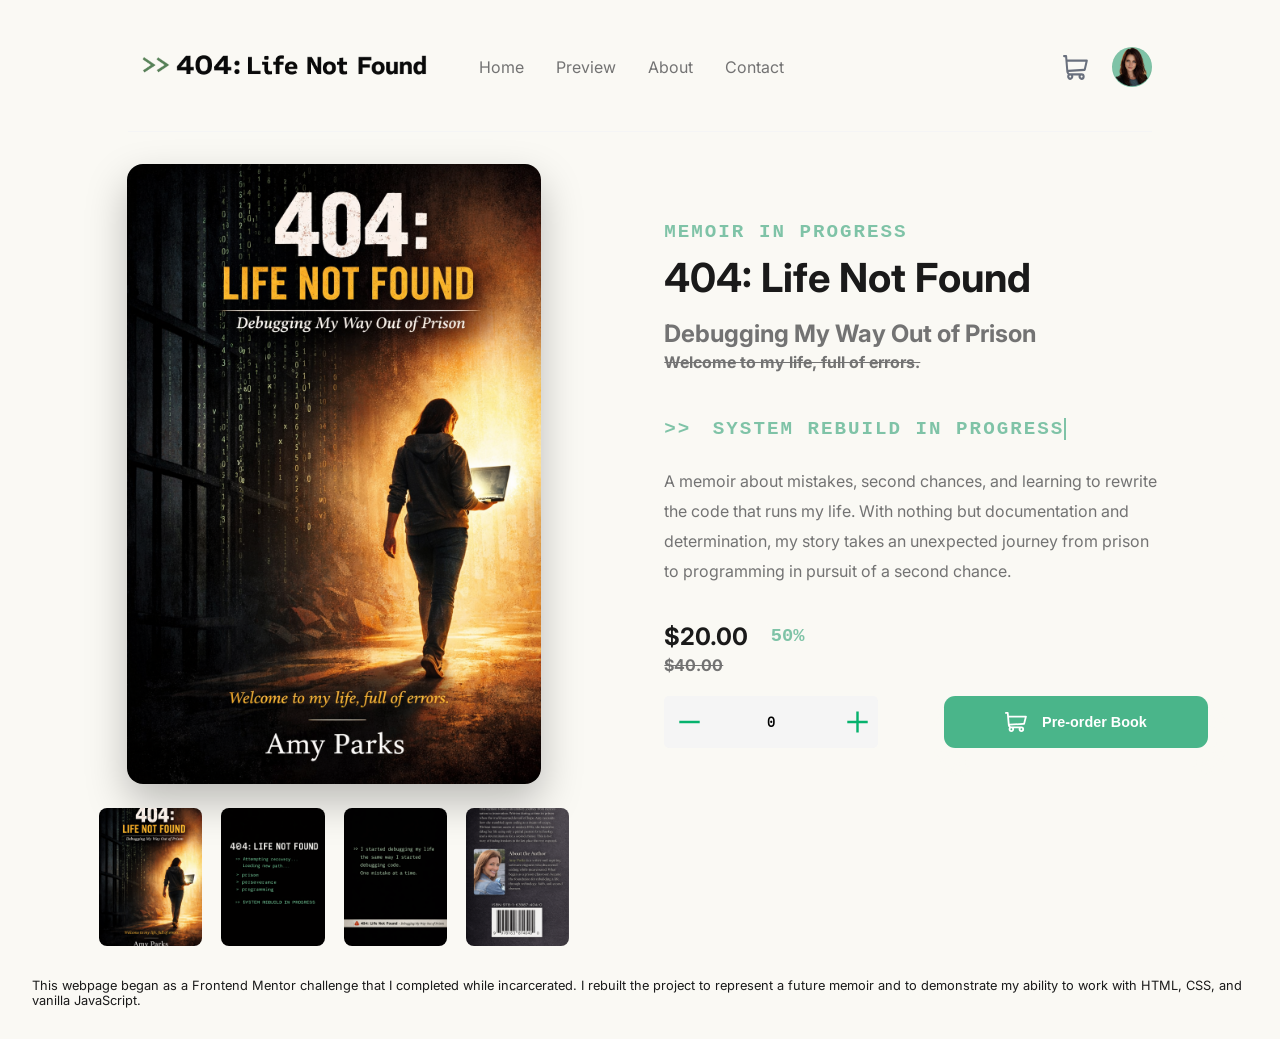
<file: index.html>
<!DOCTYPE html>
<html lang="en">

<head>
  <meta charset="UTF-8">
  <meta name="viewport" content="width=device-width, initial-scale=1.0">
  <link rel="icon" type="image/png" href="./images/favicon.png">
  <title>Life Not Found</title>
  <link rel="stylesheet" href="./styles.css">
</head>

<body>

  <!-- Header -->
  <header>
    <nav>
      <!-- Hamburger Icon -->
      <img src="./assets/images/icon-menu.svg" alt="mobile menu" class="mobile-menu" id="menu-btn">

      <a class="home-link" href="index.html">
        <img src="./assets/images/logo.png" alt="logo" class="logo">
      </a>
      <ul id="nav-links">
        <li><a class="nav" href="index.html">Home</a></li>
        <li><a class="nav" href="preview.html">Preview</a></li>
        <li><a class="nav" href="about.html">About</a></li>
        <li><a class="nav" href="contact.html">Contact</a></li>
      </ul>
    </nav>
    <div class="header-right">
      <div class="popup">
        <img src="./assets/images/icon-cart.svg" alt="shopping cart" class="cart-icon" id="cart">
        <div class="cart-qty"></div>
        <aside id="aside" class="empty">
          <h6>Pre-order</h6>
          <div class="img-head empty" id="img-head">
            <img src="./assets/images/book-1 thumbnail.png" alt="book cover" class="cart-pic">
            <div class="popup-text">
              <p class="cart-text">404: Life Not Found</p>
              <p class="cart-amt" id="cart-amt"></p>
            </div>
            <img src="./assets/images/icon-delete.svg" alt="delete" id="delete">
            <h3>
              Checkout Coming Soon</h3>
          </div>
          <div class="show empty" id="empty">
            <p class="empty-text">Your cart is empty.</p>
          </div>
        </aside>
      </div>
      <img src="./assets/images/image-avatar.png" alt="profile picture" class="profile-pic">
    </div>
  </header>

  <!-- Main Content -->
  <main>
    <section class="product-images">
      <div class="large-pic">
        <img src="./assets/images/icon-previous.svg" alt="previous" id="previous" class="move">
        <img src="./assets/images/icon-next.svg" alt="previous" id="next" class="move">
      </div>
      <img src="./assets/images/book-1.png" alt="book cover" id="books1" class="img-large img-main">
      <div class="thumbnail-box">
        <img src="./assets/images/book-1 thumbnail.png" data-largeimage="./assets/images/book-1.png" alt="book cover"
          id="book1" class="img-thumb img-active">
        <img src="./assets/images/book-2 thumbnail.png" data-largeimage="./assets/images/book-2.png"
          alt="terminal version of book cover" id="book2" class="img-thumb">
        <img src="./assets/images/book-3 thumbnail.png" data-largeimage="./assets/images/book-3.png" alt="book quote"
          id="book3" class="img-thumb">
        <img src="./assets/images/book-4 thumbnail.png" data-largeimage="./assets/images/book-4.png"
          alt="book back cover" id="book4" class="img-thumb img-last">
      </div>
    </section>
    <section class="text">
      <div class="bookinfo">

        <p class="terminal">
          MEMOIR IN PROGRESS
        </p>
        <h1>404: Life Not Found</h1>
        <h2 class="tagline">Debugging My Way Out of Prison</h2>
        <h4>Welcome to my life, full of errors.</h4>
      </div>

      <p class="terminal">
        <span class="prompt">>></span>
        <span class="typing">SYSTEM REBUILD IN PROGRESS</span>
      </p>
      <p>
        A memoir about mistakes, second chances, and learning to rewrite the code that runs my life.
        With nothing but documentation and determination, my story takes an unexpected journey from
        prison to programming in pursuit of a second chance.
      </p>
      <div class="amount">
        <div class="price-disc">
          <h2>
            $20.00
          </h2>
          <h3 class="pct">
            50%
          </h3>
        </div>
        <h4>
          $40.00
        </h4>
      </div>
      <div class="input-btn">
        <div class="quantity">
          <img src="./assets/images/icon-minus.svg" alt="decrease" class="minus">
          <img src="./assets/images/icon-plus.svg" alt="increase" class="plus">
          <input type="text" value="0" class="qty">
        </div>
        <button type="button" id="add-cart">
          <svg xmlns="http://www.w3.org/2000/svg" class="cart-btn" width="22" height="20">
            <path class="cart-btn"
              d="M20.925 3.641H3.863L3.61.816A.896.896 0 0 0 2.717 0H.897a.896.896 0 1 0 0 1.792h1l1.031 11.483c.073.828.52 1.726 1.291 2.336C2.83 17.385 4.099 20 6.359 20c1.875 0 3.197-1.87 2.554-3.642h4.905c-.642 1.77.677 3.642 2.555 3.642a2.72 2.72 0 0 0 2.717-2.717 2.72 2.72 0 0 0-2.717-2.717H6.365c-.681 0-1.274-.41-1.53-1.009l14.321-.842a.896.896 0 0 0 .817-.677l1.821-7.283a.897.897 0 0 0-.87-1.114ZM6.358 18.208a.926.926 0 0 1 0-1.85.926.926 0 0 1 0 1.85Zm10.015 0a.926.926 0 0 1 0-1.85.926.926 0 0 1 0 1.85Zm2.021-7.243-13.8.81-.57-6.341h15.753l-1.383 5.53Z"
              fill="#69707D" fill-rule="nonzero" />
          </svg>
          Pre-order Book</button>
      </div>
    </section>
  </main>

  <!-- The Modal/Lightbox -->
  <div id="myModal" class="modal">
    <span class="close" id="close" onclick="closeModal()">&times;</span>
    <div class="modal-content">

      <div class="mySlides">
        <img src="./assets/images/book-1.png" alt="book cover" class="light-pic">
      </div>

      <div class="mySlides">
        <img src="./assets/images/book-2.png" alt="terminal book cover" class="light-pic">
      </div>

      <div class="mySlides">
        <img src="./assets/images/book-3.png" alt="book quote" class="light-pic">
      </div>

      <div class="mySlides">
        <img src="./assets/images/book-4.png" alt="book back cover" class="light-pic">
      </div>

      <!-- Next/previous controls -->
      <a class="prev" onclick="plusSlides(-1)">&#10094;</a>
      <a class="next" onclick="plusSlides(1)">&#10095;</a>

      <!-- Thumbnail image controls -->
      <div class="column">
        <img class="demo" src="./assets/images/book-1 thumbnail.png" onclick="currentSlide(1)" alt="book cover">
      </div>

      <div class="column">
        <img class="demo" src="./assets/images/book-2 thumbnail.png" onclick="currentSlide(2)"
          alt="terminal book cover">
      </div>

      <div class="column">
        <img class="demo" src="./assets/images/book-3 thumbnail.png" onclick="currentSlide(3)" alt="book quote">
      </div>

      <div class="column">
        <img class="demo" src="./assets/images/book-4 thumbnail.png" onclick="currentSlide(4)" alt="book back cover">
      </div>
    </div>
  </div>

  <footer>
    <div class="footnote">
      This webpage began as a Frontend Mentor challenge that I completed while incarcerated. I rebuilt the project to
      represent a future memoir and to demonstrate my ability to work with HTML,
      CSS, and vanilla JavaScript.
    </div>
  </footer>

  <script src="./main.js"></script>

</body>

</html>
</file>
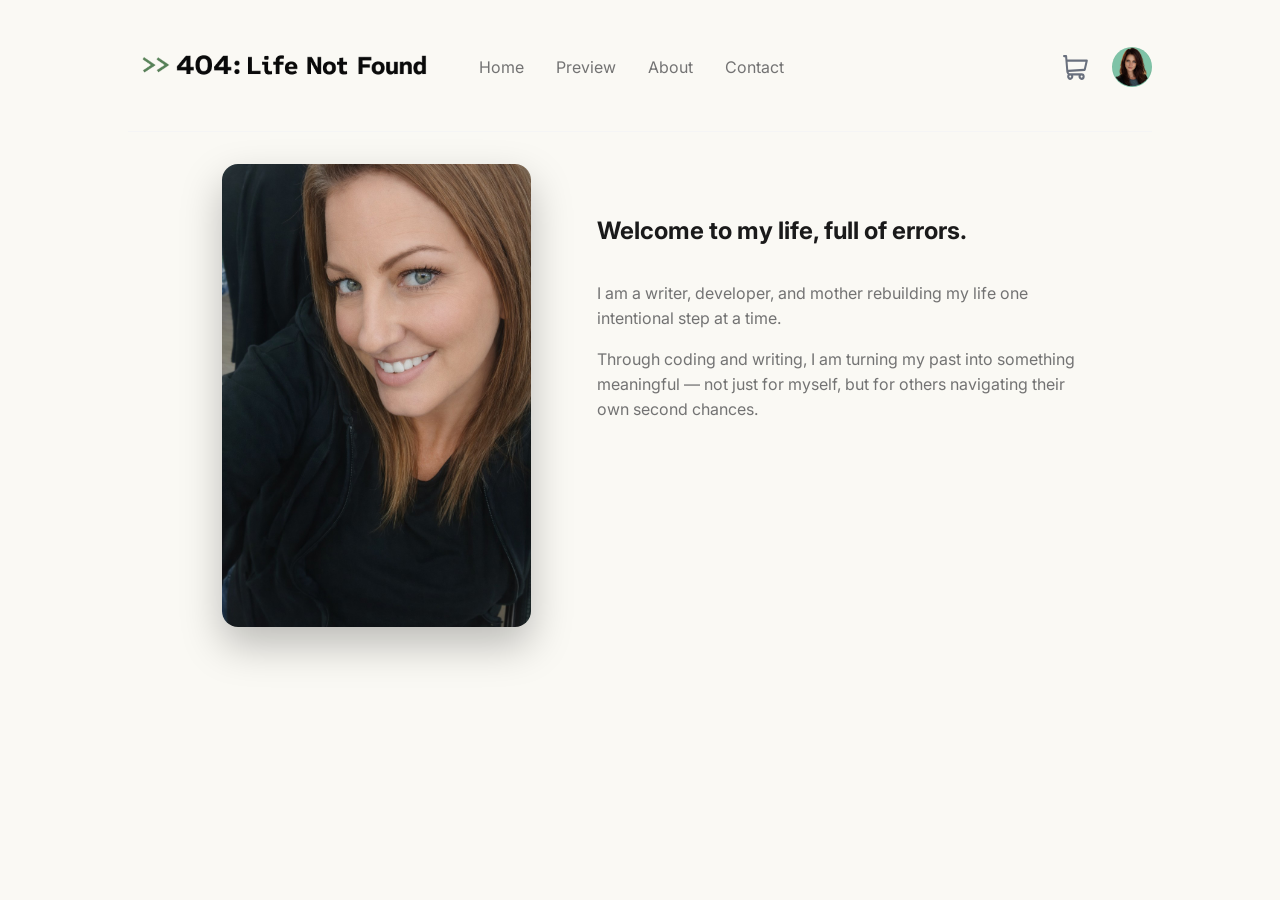
<file: about.html>
<!DOCTYPE html>
<html lang="en">

<head>
    <meta charset="UTF-8">
    <meta name="viewport" content="width=device-width, initial-scale=1.0">
    <link rel="icon" type="image/png" href="./images/favicon.png">
    <title>Life Not Found</title>
    <link rel="stylesheet" href="./styles.css">
</head>

<body>
    <!-- Header -->
    <header>
        <nav>
            <!-- Hamburger Icon -->
            <img src="./assets/images/icon-menu.svg" alt="menu" class="mobile-menu" id="menu-btn">

            <a class="home-link" href="index.html">
                <img src="./assets/images/logo.png" alt="logo" class="logo">
            </a>
            <ul id="nav-links">
                <li><a class="nav" href="index.html">Home</a></li>
                <li><a class="nav" href="preview.html">Preview</a></li>
                <li><a class="nav" href="about.html">About</a></li>
                <li><a class="nav" href="contact.html">Contact</a></li>
            </ul>
        </nav>
        <div class="header-right">
            <div class="popup">
                <img src="./assets/images/icon-cart.svg" alt="shopping cart" class="cart-icon" id="cart">
                <div class="cart-qty"></div>
                <aside id="aside" class="empty">
                    <h6>Pre-order</h6>
                    <div class="img-head empty" id="img-head">
                        <img src="./assets/images/book-1 thumbnail.png" alt="book cover" class="cart-pic">
                        <div class="popup-text">
                            <p class="cart-text">404: Life Not Found</p>
                            <p class="cart-amt" id="cart-amt"></p>
                        </div>
                        <img src="./assets/images/icon-delete.svg" alt="delete" id="delete">
                        <button type="button" id="checkout">
                            Checkout</button>
                    </div>
                    <div class="show empty" id="empty">
                        <p class="empty-text">Your cart is empty.</p>
                    </div>
                </aside>
            </div>
            <img src="./assets/images/image-avatar.png" alt="profile picture" class="profile-pic">
        </div>
    </header>


    <main>
        <section class="product-images">
            <img src="./assets/images/main.jpg" alt="book cover" id="main-img" class="img-large img-main">
        </section>
        <section class="text">
            <div class="bookinfo">
                <h2>Welcome to my life, full of errors.</h2>
            </div>

            <p class="excerpt">
                I am a writer, developer, and mother rebuilding my life one intentional step at a time.
            </p>
            <p class="excerpt">
                Through coding and writing, I am turning my past into something meaningful — not just for myself, but
                for others navigating their own second chances.
            </p>

        </section>
    </main>

    <script src="./main.js"></script>

</body>

</html>
</file>
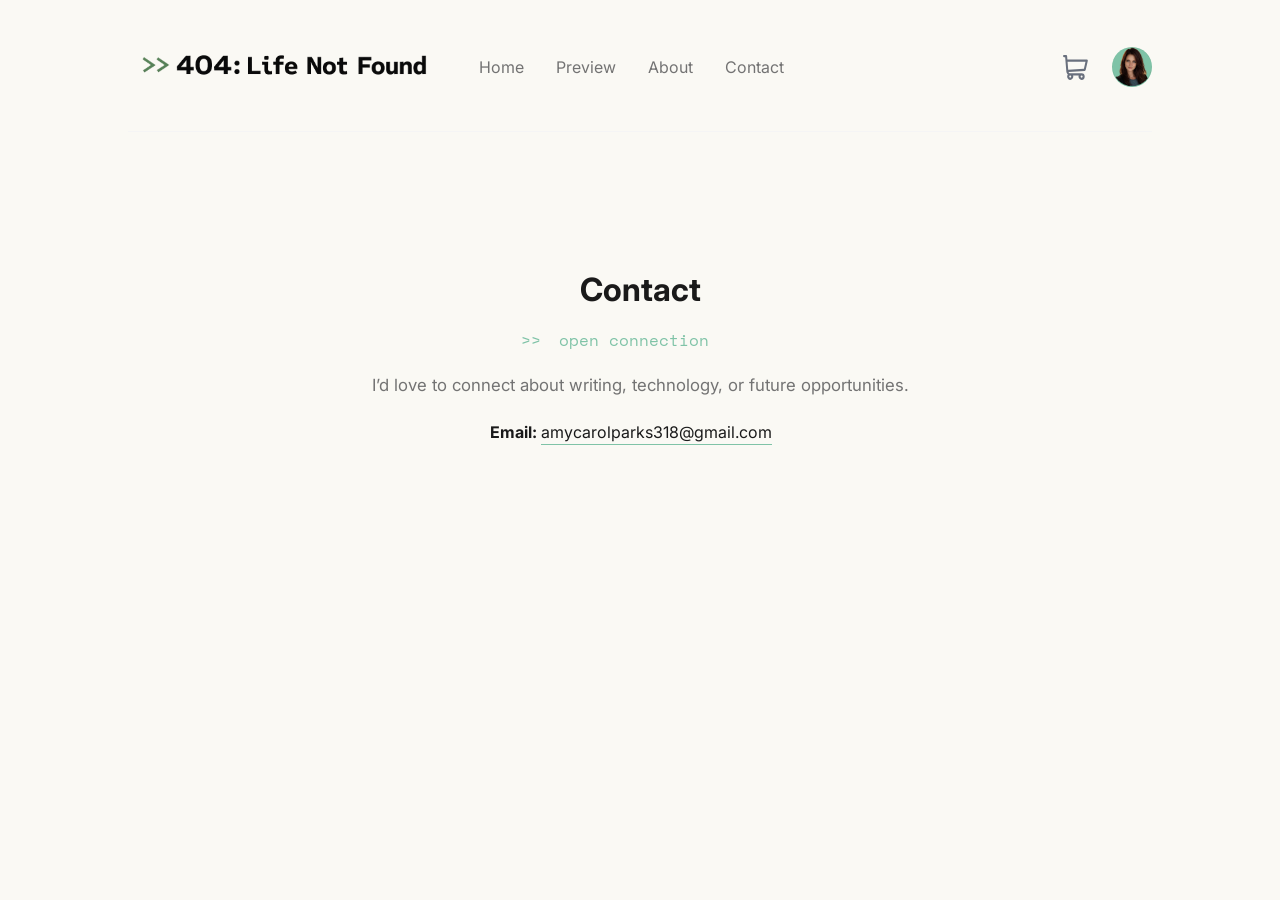
<file: contact.html>
<!DOCTYPE html>
<html lang="en">

<head>
  <meta charset="UTF-8">
  <meta name="viewport" content="width=device-width, initial-scale=1.0">
  <link rel="icon" type="image/png" href="./images/favicon.png">
  <title>Life Not Found</title>
  <link rel="stylesheet" href="./styles.css">
</head>

<body>
  <!-- Header -->
  <header>
    <nav>
      <!-- Hamburger Icon -->
      <img src="./assets/images/icon-menu.svg" alt="menu" class="mobile-menu" id="menu-btn">

      <a class="home-link" href="index.html">
        <img src="./assets/images/logo.png" alt="logo" class="logo">
      </a>
      <ul id="nav-links">
        <li><a class="nav" href="index.html">Home</a></li>
        <li><a class="nav" href="preview.html">Preview</a></li>
        <li><a class="nav" href="about.html">About</a></li>
        <li><a class="nav" href="contact.html">Contact</a></li>
      </ul>
    </nav>
    <div class="header-right">
      <div class="popup">
        <img src="./assets/images/icon-cart.svg" alt="shopping cart" class="cart-icon" id="cart">
        <div class="cart-qty"></div>
        <aside id="aside" class="empty">
          <h6>Pre-order</h6>
          <div class="img-head empty" id="img-head">
            <img src="./assets/images/book-1 thumbnail.png" alt="book cover" class="cart-pic">
            <div class="popup-text">
              <p class="cart-text">404: Life Not Found</p>
              <p class="cart-amt" id="cart-amt"></p>
            </div>
            <img src="./assets/images/icon-delete.svg" alt="delete" id="delete">
            <button type="button" id="checkout">
              Checkout</button>
          </div>
          <div class="show empty" id="empty">
            <p class="empty-text">Your cart is empty.</p>
          </div>
        </aside>
      </div>
      <img src="./assets/images/image-avatar.png" alt="profile picture" class="profile-pic">
    </div>
  </header>


  <main>
    <section class="contact-section">
      <h2 class="contact-title">Contact</h2>

      <a class="connection" href="mailto:amycarolparks318@gmail.com">
        <p class="contact-terminal">
          <span class="prompt">&gt;&gt;</span> open connection
        </p>
      </a>

      <p class="contact-text">
        I’d love to connect about writing, technology, or future opportunities.
      </p>

      <p class="contact-email">
        <strong>Email:</strong>
        <a href="mailto:amycarolparks318@gmail.com">amycarolparks318@gmail.com</a>
      </p>
    </section>
  </main>

  <script src="./main.js"></script>

</body>

</html>
</file>
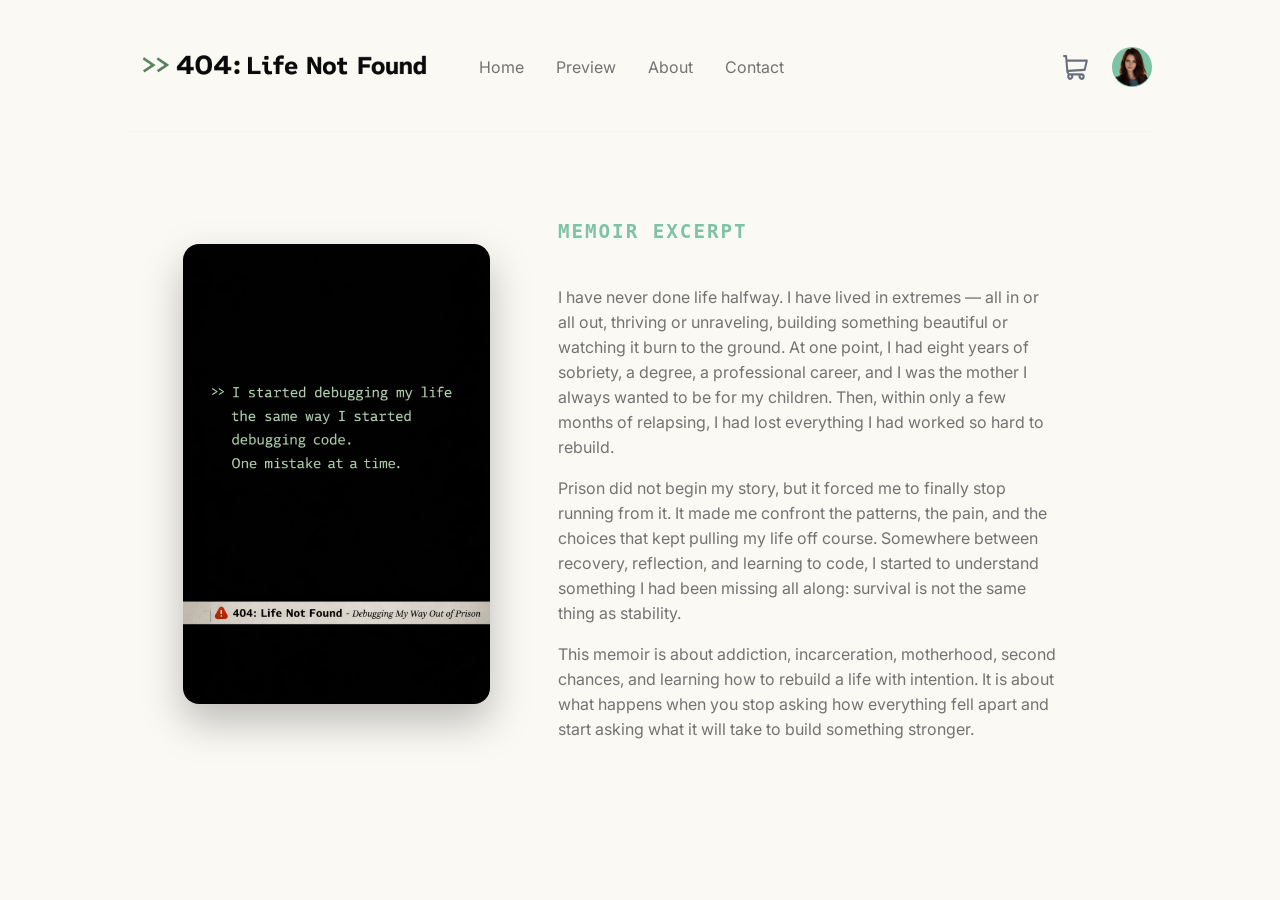
<file: preview.html>
<!DOCTYPE html>
<html lang="en">

<head>
  <meta charset="UTF-8">
  <meta name="viewport" content="width=device-width, initial-scale=1.0">
  <link rel="icon" type="image/png" href="./images/favicon.png">
  <title>Life Not Found</title>
  <link rel="stylesheet" href="./styles.css">
</head>

<body>
  <!-- Header -->
  <header>
    <nav>
      <!-- Hamburger Icon -->
      <img src="./assets/images/icon-menu.svg" alt="menu" class="mobile-menu" id="menu-btn">

      <a class="home-link" href="index.html">
        <img src="./assets/images/logo.png" alt="logo" class="logo">
      </a>
      <ul id="nav-links">
        <li><a class="nav" href="index.html">Home</a></li>
        <li><a class="nav" href="preview.html">Preview</a></li>
        <li><a class="nav" href="about.html">About</a></li>
        <li><a class="nav" href="contact.html">Contact</a></li>
      </ul>
    </nav>
    <div class="header-right">
      <div class="popup">
        <img src="./assets/images/icon-cart.svg" alt="shopping cart" class="cart-icon" id="cart">
        <div class="cart-qty"></div>
        <aside id="aside" class="empty">
          <h6>Pre-order</h6>
          <div class="img-head empty" id="img-head">
            <img src="./assets/images/book-1 thumbnail.png" alt="book cover" class="cart-pic">
            <div class="popup-text">
              <p class="cart-text">404: Life Not Found</p>
              <p class="cart-amt" id="cart-amt"></p>
            </div>
            <img src="./assets/images/icon-delete.svg" alt="delete" id="delete">
            <button type="button" id="checkout">
              Checkout</button>
          </div>
          <div class="show empty" id="empty">
            <p class="empty-text">Your cart is empty.</p>
          </div>
        </aside>
      </div>
      <img src="./assets/images/image-avatar.png" alt="profile picture" class="profile-pic">
    </div>
  </header>

  <main>
    <section class="product-images">
      <img src="./assets/images/book-3-copy.png" alt="book cover" id="book3copy" class="img-large img-main">

    </section>
    <section class="text">
      <div class="bookinfo">
        <p class="terminal">
          MEMOIR EXCERPT
        </p>
      </div>

      <p class="excerpt">
        I have never done life halfway. I have lived in extremes — all in or all out, thriving or unraveling,
        building something beautiful or watching it burn to the ground. At one point, I had eight years of
        sobriety, a degree, a professional career, and I was the mother I always wanted to be for my children.
        Then, within only a few months of relapsing, I had lost everything I had worked so hard to rebuild.
      </p>
      <p class="excerpt">
        Prison did not begin my story, but it forced me to finally stop running from it. It made me confront the
        patterns, the pain, and the choices that kept pulling my life off course. Somewhere between recovery,
        reflection, and learning to code, I started to understand something I had been missing all along:
        survival is not the same thing as stability.
      </p>
      <p class="excerpt">
        This memoir is about addiction, incarceration, motherhood, second chances, and learning how to rebuild a
        life with intention. It is about what happens when you stop asking how everything fell apart and start
        asking what it will take to build something stronger.
      </p>

    </section>
  </main>


  <script src="./main.js"></script>

</body>

</html>
</file>
<file: styles.css>
@font-face {
    font-family: space;
    src: url(./assets/fonts/SpaceMono-Regular.ttf);
}

@font-face {
    font-family: inter;
    src: url(./assets/fonts/Inter-VariableFont_opsz\,wght.ttf);
}

:root {

    /* PRIMARY TERMINAL COLORS */
    --primary: hsl(156, 36%, 63%);
    /* terminal green */
    --primary-dark: hsl(156, 42%, 50%);
    /* button green */
    --primary-light: hsl(51, 27%, 78%);
    /* memoir subtitle beige */

    /* NEUTRALS */
    --very-dark-text: hsl(0, 0%, 10%);
    --secondary-text: hsl(0, 0%, 45%);
    --muted-text: hsl(0, 0%, 65%);
    --panels-color: hsl(0, 0%, 96%);

    /* PAGE BACKGROUND */
    --background: hsl(50, 40%, 97%);

    --black: hsl(0, 0%, 0%);

    /* TERMINAL EFFECT */
    --terminal-glow: rgba(121, 196, 164, 0.35);
}



/* GENERAL STYLES */

body {
    font-family: inter;
    font-size: 16px;
    display: flex;
    flex-direction: column;
    align-items: center;
    justify-content: flex-start;
    min-height: 100vh;
    margin: 0;
    background-color: var(--background);
    color: var(--very-dark-text);
}

/* HEADER DESIGN */
header {
    display: flex;
    justify-content: space-between;
    align-items: center;
    width: min(80%, 1200px);
    margin: 2rem auto;
    padding-bottom: 1.8rem;
    border-bottom: 1px solid var(--panels-color);
}


nav {
    display: flex;
    align-items: center;
    cursor: pointer;
    gap: 2rem;
}

.mobile-menu {
    display: none;
}

.logo {
    display: block;
    height: 70px;
    width: auto;
}

.home-link {
    display: inline-flex;
    align-items: center;
    width: auto;
}

ul {
    display: flex;
    align-items: center;
    gap: 2rem;
    margin: 0;
    padding: 0;
    list-style: none;
}

.nav {
    text-decoration: none;
    color: var(--secondary-text);
}

.nav:hover {
    border-bottom: 4px solid var(--primary);
    padding-bottom: 1rem;
}

.header-right {
    display: flex;
    align-items: center;
    gap: 1.5rem;
}

.profile-pic {
    width: 40px;
    height: 40px;
    display: block;
    border-radius: 50%;
    background-color: var(--primary);
}

/* CART QTY POPUP */

.popup {
    position: relative;
    display: flex;
    align-items: center;
}

.cart-qty {
    position: absolute;
    top: -6px;
    right: -10px;
    min-width: 20px;
    height: 18px;
    padding: 0 3px;
    display: none;
    align-items: center;
    justify-content: center;
    background-color: var(--primary);
    color: white;
    border-radius: 999px;
    font-size: 0.7rem;
    font-weight: 700;
    line-height: 1;
}

/* CART IMAGE POPUP */
aside {
    display: flex;
    flex-direction: column;
    margin-top: 1rem;
    position: absolute;
    top: calc(100% + 1rem);
    right: 0;
    width: min(320px, 90vw);
    border: 1px solid var(--panels-color);
    box-shadow: 5px 5px 5px 5px var(--panels-color);
    background-color: var(--background);
    z-index: 10;
    padding: 0 1rem;
    border-radius: 1rem;
}

.img-head {
    display: flex;
    align-items: center;
    margin-top: 1rem;
    width: fit-content;
    justify-content: center;
    flex-wrap: wrap;
}

.cart-pic {
    width: 17%;
    height: 17%;
    border-radius: 0.3rem;
    margin-right: 0.3rem;
    margin-bottom: 1rem;
}

.cart-icon {
    width: 25px;
    height: 25px;
    cursor: pointer;
    display: block;
}

h6 {
    font-size: 1rem;
    border-bottom: 1px solid var(--muted-text);
    padding-bottom: 1rem;
    margin-bottom: 0;
    margin-top: 1rem;
    margin-left: 0.3rem;

}

#checkout {
    width: 100%;
    margin: auto;
    margin-bottom: 1rem;
}

.popup-text {
    width: 23ch;
    margin-left: 0.3rem;
}

.cart-text {
    margin-bottom: 0;
    font-size: 0.9rem;
}

.cart-amt {
    margin-top: 0;
    font-size: 0.9rem;
}

.show {
    display: flex;
}

.empty-text {
    text-align: center;
    margin: 2rem 0;
}

/* TERMINAL LOADING EFFECT */

.terminal {
    font-family: 'Space Mono', monospace;
    color: var(--primary);
    font-size: 1.2rem;
    font-weight: 600;
    letter-spacing: 2px;
}

.prompt {
    margin-right: 8px;
}

.typing {
    overflow: hidden;
    border-right: 2px solid var(--primary);
    white-space: nowrap;
    animation: typing 3s steps(24), blink 1s infinite;
}

@keyframes typing {
    from {
        width: 0
    }

    to {
        width: 100%
    }
}

@keyframes blink {
    50% {
        border-color: transparent
    }
}

/* MAIN CONTENT BOX */

main {
    display: flex;
    max-width: 1200px;
    /* margin-top: 2rem; */
    gap: 3%;
    align-items: flex-start;
}

.large-pic {
    display: none;
}

/* IMAGES ON LEFT SIDE OF MAIN */
.product-images {
    height: 100%;
    display: grid;
    align-items: start;
}

.img-large {
    border-radius: 1rem;
    display: block;
    width: auto;
    max-width: 80%;
    max-height: 620px;
    margin: 0 auto;
    object-fit: contain;
    box-shadow: 0 18px 40px rgba(0, 0, 0, 0.25);
}

.img-large:hover {
    cursor: pointer;
}

.img-hide {
    display: none;
}

.thumbnail-box {
    display: flex;
    width: 80%;
    justify-self: center;
    justify-content: space-between;
    align-items: flex-start;
    gap: 1rem;

}

.img-thumb {
    cursor: pointer;
    width: 22%;
    aspect-ratio: 3 / 4;
    object-fit: cover;
    margin-top: 1.5rem;
    border-radius: 0.5rem;
}

.img-thumb:hover {
    opacity: 0.3;
    outline: 2px solid var(--primary);
}

.product-img img {
    width: 100%;
    height: auto;
    object-fit: contain;
}

/* TEXT ON RIGHT SIDE OF MAIN */

.bookinfo {
    margin-top: 2rem;
    display: flex;
    flex-direction: column;
    justify-content: flex-end;
}

h3 {
    color: var(--primary);
    font-family: 'Space Mono', monospace;
}

h1 {
    font-size: 2.5rem;
    margin-top: -1rem;
    color: var(--very-dark-text);
}

p {
    width: 50ch;
    color: var(--secondary-text);
    line-height: 3ch;
}

.pct {
    background-color: var(--background);
    border-radius: 0.3rem;
    width: fit-content;
    padding: 0.1rem 0.4rem;
}

.price-disc {
    display: flex;
    align-items: center;
    gap: 1rem;
}

.tagline {
    color: var(--secondary-text);
    margin-top: -1rem;
}

h4 {
    color: var(--secondary-text);
    font-weight: 700;
    text-decoration: line-through;
    margin-top: -1rem;
}

.quantity {
    display: grid;
    width: 50%;
    grid-template-columns: repeat(3, 1fr);
    align-items: center;
    padding-right: 1rem;
}

.input-btn {
    display: flex;
    margin-right: 2rem;
}

.minus {
    grid-column: 1;
    grid-row: 1;
    z-index: 1;
    justify-self: left;
    cursor: pointer;
    margin-left: 0.5rem;
    width: 40%;
}

.qty {
    grid-column: 1 / span 3;
    width: 75%;
}

.plus {
    grid-column: 3;
    grid-row: 1;
    z-index: 1;
    cursor: pointer;
    width: 40%;
    justify-self: left;
    margin-right: 1rem;
}

input {
    grid-row: 1;
    border: none;
    background-color: var(--panels-color);
    text-align: center;
    color: var(--black);
    font-family: space;
    font-weight: 600;
    border-radius: 0.3rem;
    padding: 1rem 0.5rem;
}

button {
    display: flex;
    background-color: var(--primary-dark);
    color: white;
    border: none;
    font-size: 0.9rem;
    font-weight: 700;
    padding: 1rem 1rem;
    border-radius: 0.7rem;
    box-shadow: 5px 15px 15px 5px var(--background);
    width: 50%;
    align-items: center;
    cursor: pointer;
    justify-content: center;
}

button:hover {
    background-color: var(--primary);
    opacity: .8;
}

svg {
    width: 16%;
}

path {
    display: inline;
    fill: white;
}

.empty {
    display: none;
}


/* MODAL FOR LIGHTBOX */
.modal {
    display: none;
    position: fixed;
    inset: 0;
    z-index: 1000;
    background: rgba(0, 0, 0, 0.8);
    max-width: none;
    width: 100%;
    height: 100%;
}

.modal-content {
    position: relative;
    width: min(90vw, 720px);
    margin: 3rem auto;
    display: grid;
    grid-template-columns: repeat(4, 1fr);
    gap: 1rem;
    align-items: start;
}

.mySlides {
    grid-column: 1 / -1;
    display: none;
    text-align: center;
}

.light-pic {
    display: block;
    width: auto;
    max-width: 100%;
    max-height: 70vh;
    margin: 0 auto;
    object-fit: contain;
    border-radius: 1rem;
    box-shadow: 0 18px 40px rgba(0, 0, 0, 0.35);
}

.column {
    grid-row: auto;
}

img.demo {
    width: 100%;
    aspect-ratio: 3 / 4;
    object-fit: cover;
    border-radius: 0.75rem;
    opacity: 0.6;
}

.close {
    color: white;
    position: absolute;
    top: 1rem;
    right: 2rem;
    left: auto;
    font-size: 36px;
    font-weight: bold;
    z-index: 1001;
}

.prev,
.next {
    position: absolute;
    top: 35%;
    transform: translateY(-50%);
    width: 50px;
    height: 50px;
    background-color: white;
    border-radius: 50%;
    display: grid;
    place-items: center;
    z-index: 1001;
}

.prev {
    left: -1.5rem;
    margin-left: 0;
}

.next {
    right: -1.5rem;
    margin-right: 0;
}


.prev:hover,
.next:hover {
    color: var(--primary);
}

.active,
.demo:hover {
    opacity: 1;
}

/* FOOTER STYLES */

.footnote {
    font-size: 0.8rem;
    margin: 2rem;
}

/* PREVIEW PAGE STYLES */

#book3copy {
    margin-top: 5rem;
}

.excerpt {
    margin-top: 1rem;
    font-size: 1rem;
    width: 50ch;
    color: var(--secondary-text);
    line-height: 2.5ch;
}

/* ABOUT PAGE STYLES */
main-img {
    margin-top: 0;
}

/* CONTACT PAGE STYLES */

.contact-section {
    max-width: 700px;
    margin: 60px auto;
    padding: 20px;
    text-align: center;
}

.contact-title {
    font-size: 2rem;
    margin-bottom: 12px;
    color: var(--very-dark-text);
}

.connection {
    text-decoration: none;
}

.contact-terminal {
    font-family: space, monospace;
    color: var(--primary);
}

.contact-text {
    font-size: 1.05rem;
    line-height: 1.6;
    color: var(--secondary-text);
    margin-bottom: 18px;
}

.contact-email {
    font-size: 1rem;
    color: var(--very-dark-text);
    margin-left: 1rem;
}

.contact-email a {
    color: var(--very-dark-text);
    text-decoration: none;
    border-bottom: 1px solid var(--primary);
    padding-bottom: 2px;
}


.contact-email a:hover {
    color: var(--primary);
}

@media screen and (max-width: 968px) {

    header {
        width: 90%;
        border: none;
        margin-bottom: 0;
    }

    .mobile-menu {
        display: block;
        width: 22px;
        cursor: pointer;
        z-index: 20;
    }

    nav {
        position: relative;
    }

    .nav:hover {
        padding-bottom: 0;
    }

    /* Hide menu by default */
    #nav-links {
        display: none;
        position: absolute;
        top: 45px;
        left: 0;
        width: 220px;
        flex-direction: column;
        gap: 1rem;
        padding: 1.25rem;
        background: var(--background);
        border-radius: 0.75rem;
        box-shadow: 0 10px 20px rgba(0, 0, 0, 0.12);
        z-index: 30;
    }

    /* Show menu when active */
    #nav-links.active {
        display: flex;
    }

    #nav-links li {
        width: 100%;
    }

    #nav-links a {
        font-size: 1.1rem;
        font-weight: 600;
    }

    /* Hide desktop nav */
    nav ul {
        display: none;
    }


    .logo {
        display: none;
    }

    .header-right {
        justify-content: flex-end;

    }

    main {
        max-width: 100%;
        flex-direction: column;
        gap: 0rem;
        margin-top: 0;
    }

    .large-pic {
        display: flex;
    }

    .move {
        background-color: var(--background);
        border-radius: 50%;
        padding: 10px 15px;
    }

    .product-images {
        position: relative;
        width: 100%;
        max-width: 420px;
        margin: 0 auto;
    }

    #next {
        position: absolute;
        right: 20px;
        top: 50%;
    }

    #previous {
        position: absolute;
        left: 20px;
        top: 50%;
    }

    .img-thumb {
        display: none;
    }

    .img-large {
        display: block;
        width: min(100%, 420px);
        height: auto;
        margin: 0 auto 0.5rem;
        border-radius: 0;
    }

    .text {
        width: 90%;
        max-width: 420px;
        margin: 0 auto;
    }

    .img-hide {
        display: none;
    }

    h1 {
        font-size: 1.8rem;
        width: auto;
    }

    h3 {
        font-size: 0.8rem;
    }

    p {
        width: auto;
        font-size: 0.95rem;
        line-height: 1.8;
    }

    .amount {
        display: flex;
        justify-content: space-between;
        align-items: flex-end;
        margin-right: 1rem;
    }

    .input-btn {
        display: flex;
        flex-direction: column;
        gap: 1rem;
        margin: 0 auto;
        width: 100%;
    }

    .quantity {
        width: 100%;
    }

    .qty {
        width: 100%;
    }

    .minus {
        justify-self: left;
        margin-right: 0;
        padding-left: 1rem;
    }

    .plus {
        justify-self: right;
    }

    input {
        width: 100%;
    }

    button {
        width: 100%;
        margin: auto;
        margin-top: 1rem;
        justify-content: center;
    }

    .footnote {
        font-size: 0.7rem;
    }

    .excerpt {
        width: 90%;
        max-width: 420px;
        font-size: 0.95rem;
        line-height: 1.8;

    }
}

@media screen and (max-width: 459px) {
    aside {
        width: 250px;
        box-shadow: none;
    }

    h6 {
        display: none;
    }

    .img-head {
        display: block;
        text-align: center;
    }

    .cart-pic {
        width: 25%;
        height: auto;
        margin-bottom: 0;
    }

}
</file>
